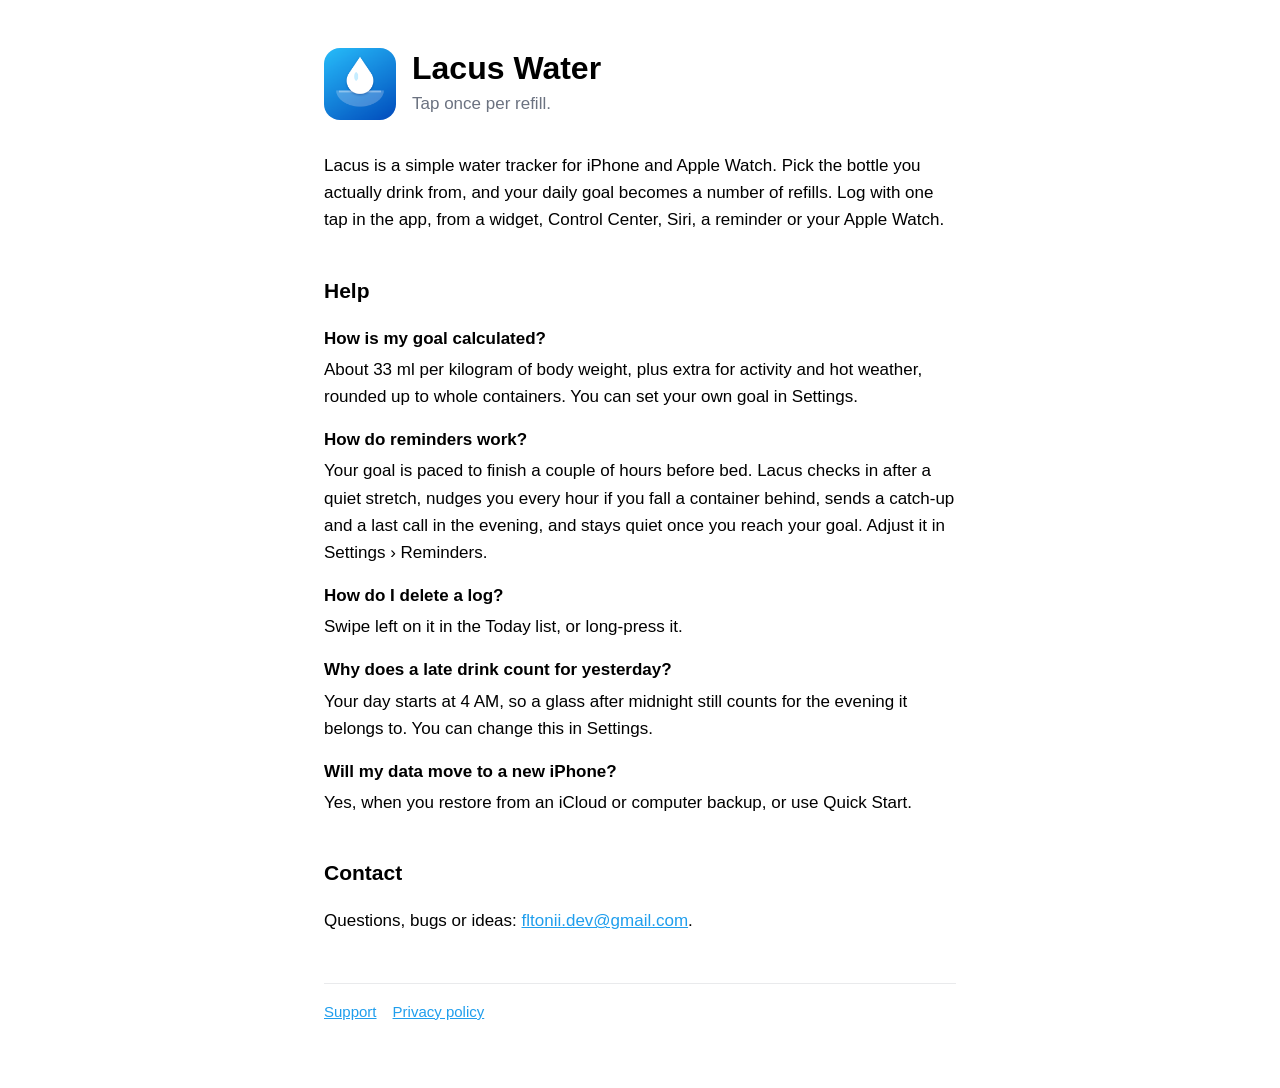
<file: index.html>
<!doctype html>
<html lang="en">
<head>
<meta charset="utf-8">
<meta name="viewport" content="width=device-width, initial-scale=1">
<title>Lacus Water — Support</title>
<meta name="description" content="Lacus Water is a simple water tracker for iPhone and Apple Watch. Pick your bottle and tap once per refill.">
<link rel="icon" href="favicon.png">
<link rel="stylesheet" href="style.css">
</head>
<body>
<main>
<header>
  <img src="icon.png" alt="Lacus app icon">
  <div>
    <h1>Lacus Water</h1>
    <p class="tagline">Tap once per refill.</p>
  </div>
</header>

<p>Lacus is a simple water tracker for iPhone and Apple Watch. Pick the bottle you actually drink from, and your daily goal becomes a number of refills. Log with one tap in the app, from a widget, Control Center, Siri, a reminder or your Apple Watch.</p>

<h2>Help</h2>
<dl>
  <dt>How is my goal calculated?</dt>
  <dd>About 33 ml per kilogram of body weight, plus extra for activity and hot weather, rounded up to whole containers. You can set your own goal in Settings.</dd>
  <dt>How do reminders work?</dt>
  <dd>Your goal is paced to finish a couple of hours before bed. Lacus checks in after a quiet stretch, nudges you every hour if you fall a container behind, sends a catch-up and a last call in the evening, and stays quiet once you reach your goal. Adjust it in Settings › Reminders.</dd>
  <dt>How do I delete a log?</dt>
  <dd>Swipe left on it in the Today list, or long-press it.</dd>
  <dt>Why does a late drink count for yesterday?</dt>
  <dd>Your day starts at 4 AM, so a glass after midnight still counts for the evening it belongs to. You can change this in Settings.</dd>
  <dt>Will my data move to a new iPhone?</dt>
  <dd>Yes, when you restore from an iCloud or computer backup, or use Quick Start.</dd>
</dl>

<h2>Contact</h2>
<p>Questions, bugs or ideas: <a href="mailto:fltonii.dev@gmail.com?subject=Lacus%20Water">fltonii.dev@gmail.com</a>.</p>

<nav><a href="./">Support</a><a href="privacy.html">Privacy policy</a></nav>
</main>
</body>
</html>
</file>
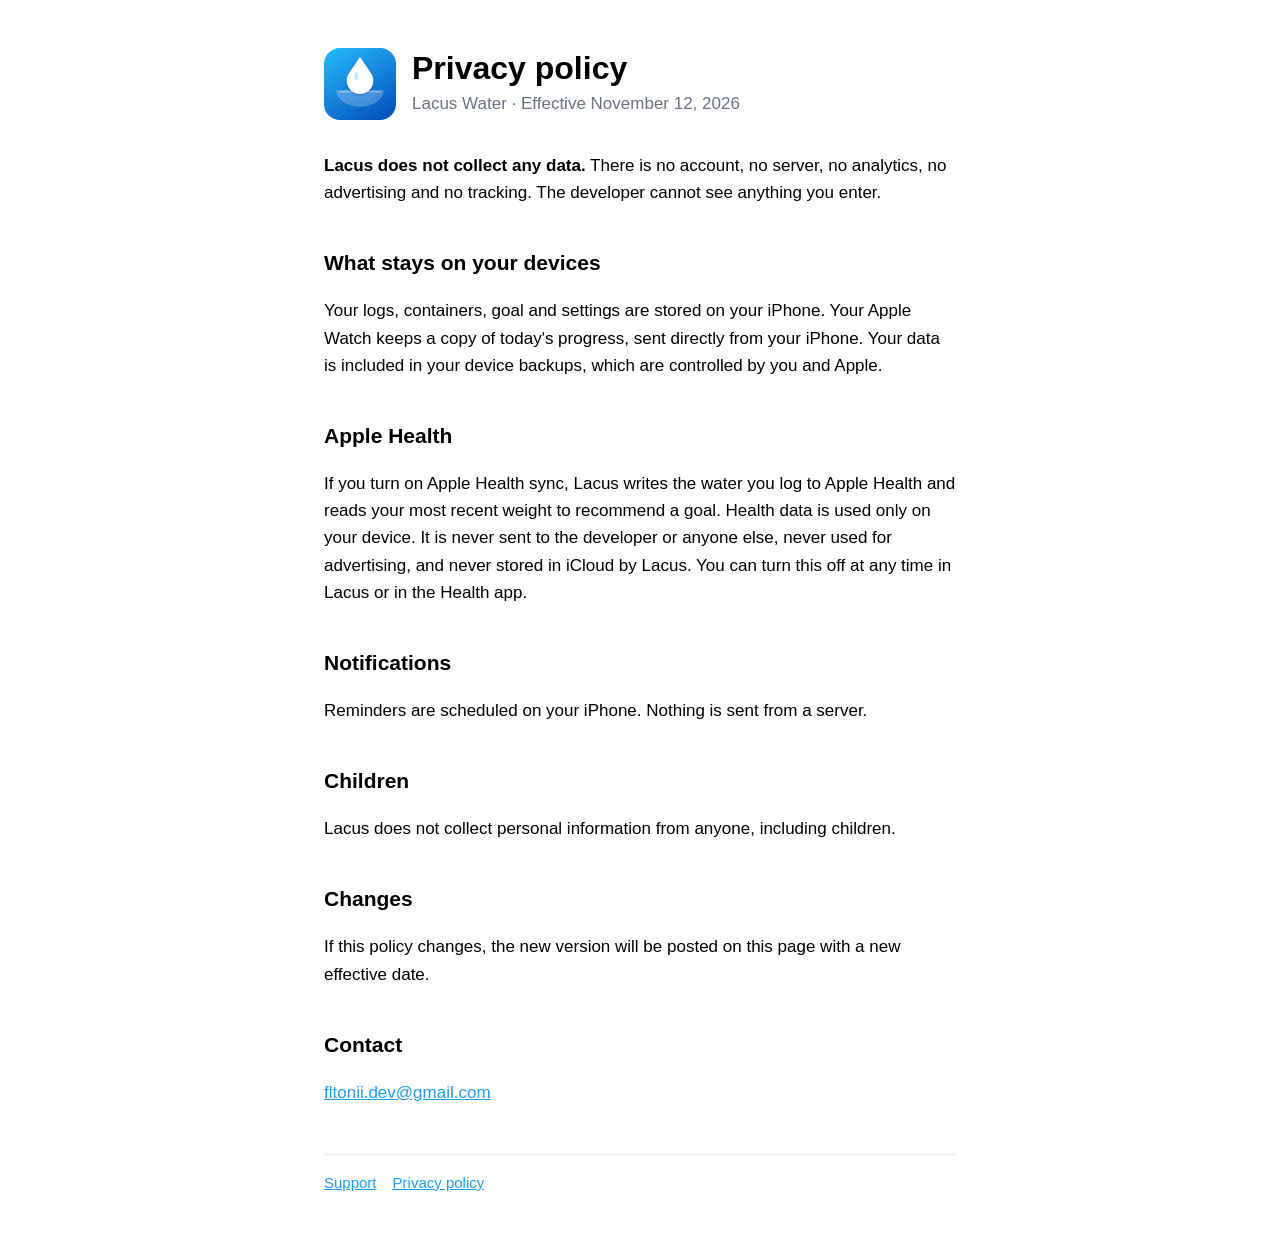
<file: privacy.html>
<!doctype html>
<html lang="en">
<head>
<meta charset="utf-8">
<meta name="viewport" content="width=device-width, initial-scale=1">
<title>Lacus Water — Privacy policy</title>
<link rel="icon" href="favicon.png">
<link rel="stylesheet" href="style.css">
</head>
<body>
<main>
<header>
  <img src="icon.png" alt="Lacus app icon">
  <div>
    <h1>Privacy policy</h1>
    <p class="tagline">Lacus Water · Effective November 12, 2026</p>
  </div>
</header>

<p><strong>Lacus does not collect any data.</strong> There is no account, no server, no analytics, no advertising and no tracking. The developer cannot see anything you enter.</p>

<h2>What stays on your devices</h2>
<p>Your logs, containers, goal and settings are stored on your iPhone. Your Apple Watch keeps a copy of today's progress, sent directly from your iPhone. Your data is included in your device backups, which are controlled by you and Apple.</p>

<h2>Apple Health</h2>
<p>If you turn on Apple Health sync, Lacus writes the water you log to Apple Health and reads your most recent weight to recommend a goal. Health data is used only on your device. It is never sent to the developer or anyone else, never used for advertising, and never stored in iCloud by Lacus. You can turn this off at any time in Lacus or in the Health app.</p>

<h2>Notifications</h2>
<p>Reminders are scheduled on your iPhone. Nothing is sent from a server.</p>

<h2>Children</h2>
<p>Lacus does not collect personal information from anyone, including children.</p>

<h2>Changes</h2>
<p>If this policy changes, the new version will be posted on this page with a new effective date.</p>

<h2>Contact</h2>
<p><a href="mailto:fltonii.dev@gmail.com?subject=Lacus%20Water%20privacy">fltonii.dev@gmail.com</a></p>

<nav><a href="./">Support</a><a href="privacy.html">Privacy policy</a></nav>
</main>
</body>
</html>
</file>
<file: style.css>
:root { color-scheme: light dark; --accent: #1f9eed; --muted: #6b7280; }
* { box-sizing: border-box; }
body { margin: 0; font: 17px/1.6 -apple-system, BlinkMacSystemFont, "SF Pro Text", "Helvetica Neue", Arial, sans-serif; }
main { max-width: 680px; margin: 0 auto; padding: 48px 24px 64px; }
header { display: flex; align-items: center; gap: 16px; margin-bottom: 32px; }
header img { width: 72px; height: 72px; border-radius: 16px; }
h1 { margin: 0; font-size: 32px; line-height: 1.1; }
h2 { margin-top: 40px; font-size: 21px; }
p.tagline { margin: 4px 0 0; color: var(--muted); }
a { color: var(--accent); }
nav { margin-top: 48px; padding-top: 16px; border-top: 1px solid color-mix(in srgb, currentColor 15%, transparent); color: var(--muted); font-size: 15px; }
nav a { margin-right: 16px; }
dt { font-weight: 600; margin-top: 16px; }
dd { margin: 4px 0 0; }
</file>
